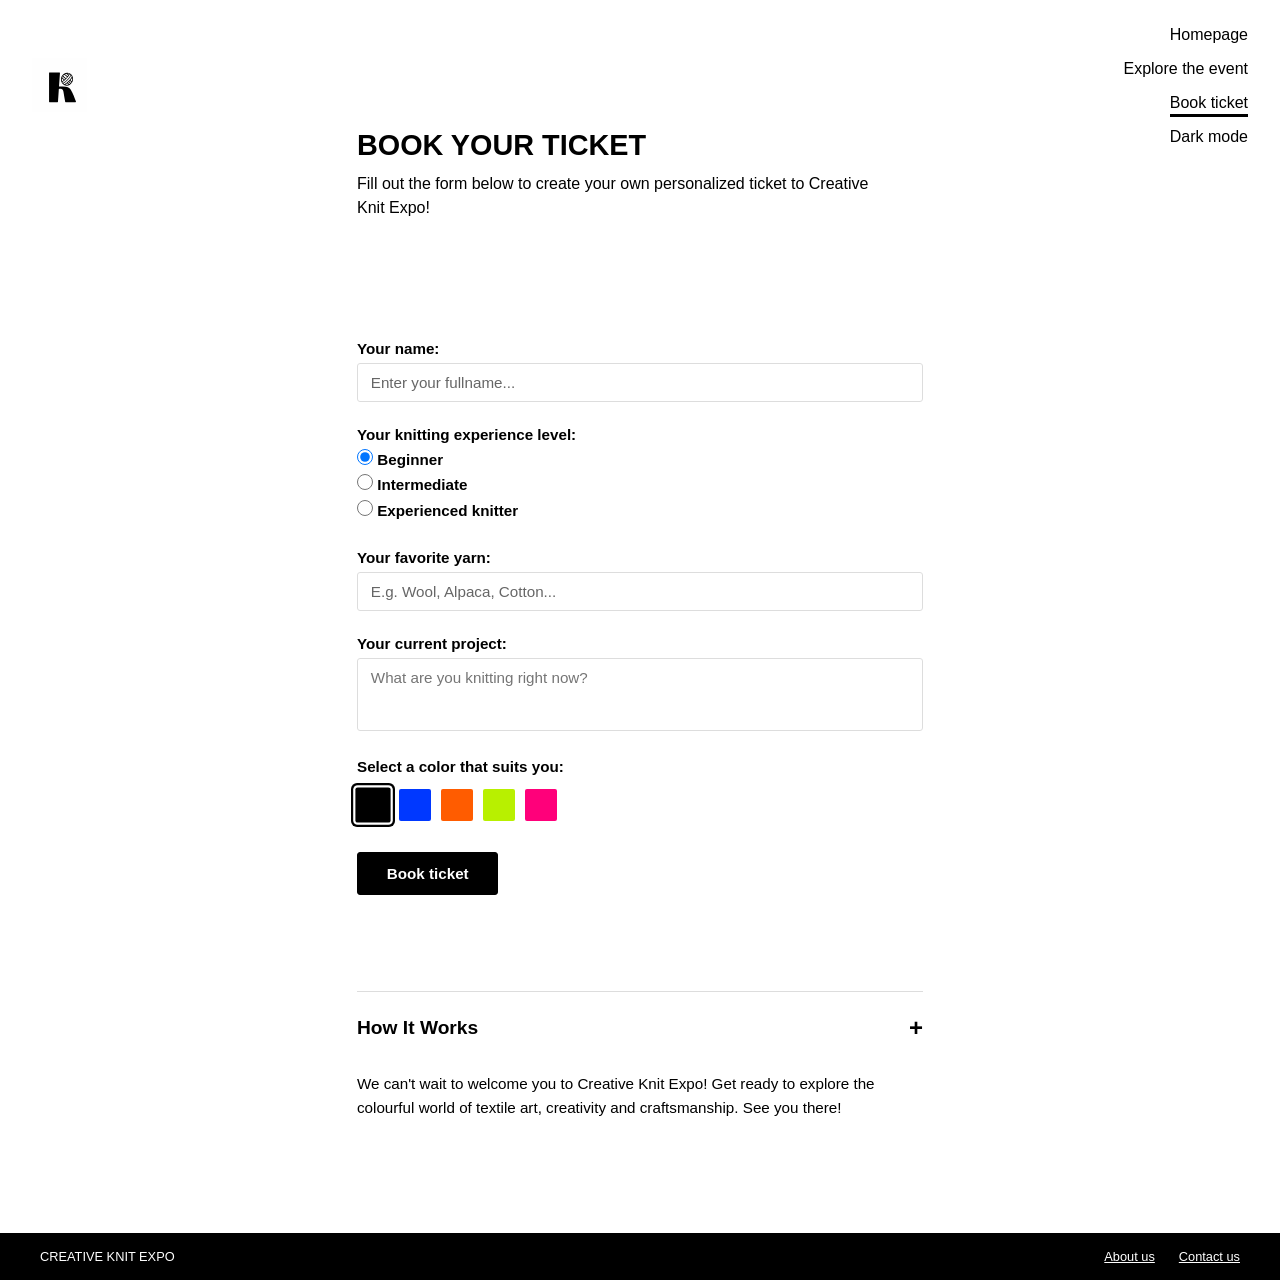
<file: form.html>
<!DOCTYPE html>
<html lang="en">

<head>
  <meta charset="UTF-8">
  <meta name="viewport" content="width=device-width, initial-scale=1.0">
  <title>Formular | Eventnavn</title>
  <link rel="stylesheet" href="./starter.css">
  <link rel="stylesheet" href="./style.css">

  <link rel="apple-touch-icon" sizes="180x180" href="images/apple-touch-icon.png">
  <link rel="icon" type="image/png" sizes="32x32" href="images/favicon-32x32.png">
  <link rel="icon" type="image/png" sizes="16x16" href="images/favicon-16x16.png">
  <link rel="manifest" href="/site.webmanifest">
</head>

<body class="form-body">
  <header class="site-header">
    <div class="header-content">
      <a class="site-logo" href="./">
        <img src="images/LOGGA.svg" alt="Creative knit expo logotyp" class="logo-img">
      </a>
      <nav class="site-nav">
        <button popovertarget="menu" aria-label="Öppna meny">
          <svg width="30" height="30" viewBox="0 0 24 24" fill="none" stroke="currentColor" stroke-width="1.5"
            stroke-linecap="round">
            <line x1="3" y1="6" x2="21" y2="6"></line>
            <line x1="3" y1="12" x2="21" y2="12"></line>
            <line x1="3" y1="18" x2="21" y2="18"></line>
          </svg>
        </button>

        <ul class="menu" id="menu" popover>
          <li><a href="./">Homepage</a></li>
          <li><a href="./svg.html">Explore the event</a></li>
          <li><a href="./form.html" aria-current="page">Book ticket</a></li>
          <li>
            <button id="theme-toggle">Dark mode</button>
          </li>
        </ul>
      </nav>
    </div>
  </header>

  <main class="form-main">
    <header class="form-intro">
      <h1 class="title-form">BOOK YOUR TICKET</h1>
      <p class="form-subtitle">Fill out the form below to create your own personalized ticket to Creative Knit Expo!
      </p>
    </header>

    <form action="./opsamling.html" method="get" class="ticket-form">

      <!-- 1. Name -->
      <div class="form-group">
        <label for="name">Your name:</label>
        <input type="text" id="name" name="name" placeholder="Enter your fullname..." required>
      </div>

      <!-- 2. Skill / Experience Level -->
      <fieldset>
        <legend>Your knitting experience level:</legend>

        <label for="beginner">
          <input type="radio" id="beginner" name="skill" value="beginner" checked>
          Beginner
        </label>

        <label for="intermediate">
          <input type="radio" id="intermediate" name="skill" value="intermediate">
          Intermediate
        </label>

        <label for="experienced">
          <input type="radio" id="experienced" name="skill" value="experienced">
          Experienced knitter
        </label>
      </fieldset>

      <!-- 3. Favorite Yarn -->
      <div class="form-group">
        <label for="favorite-yarn">Your favorite yarn:</label>
        <input type="text" id="favorite-yarn" name="favorite_yarn" placeholder="E.g. Wool, Alpaca, Cotton...">
      </div>

      <!-- 4. Current Project -->
      <div class="form-group">
        <label for="project">Your current project:</label>
        <textarea id="project" name="project" rows="3" placeholder="What are you knitting right now?"></textarea>
      </div>

      <!-- 5. Färgval -->
      <fieldset class="color-picker-group">
        <legend>Select a color that suits you:</legend>
        <div class="color-options">

          <label class="color-option black">
            <input type="radio" name="color" value="black" checked>
            <span class="swatch" title="Black"></span>
          </label>

          <label class="color-option blue">
            <input type="radio" name="color" value="blue">
            <span class="swatch" title="Blue"></span>
          </label>

          <label class="color-option orange">
            <input type="radio" name="color" value="orange">
            <span class="swatch" title="Orange"></span>
          </label>

          <label class="color-option green">
            <input type="radio" name="color" value="green">
            <span class="swatch" title="Green"></span>
          </label>

          <label class="color-option pink">
            <input type="radio" name="color" value="pink">
            <span class="swatch" title="Pink"></span>
          </label>

        </div>
      </fieldset>

      <!-- 6. Submit Button -->
      <button type="submit">Book ticket</button>

    </form>

    <section class="how-it-works-section">
      <details class="how-it-works-accordion">
        <summary>
          <h2>How It Works</h2>
        </summary>
        <ol class="steps-list">
          <li><strong>Personalize your ticket</strong> – Fill out the form with your details to create your own unique
            event
            ticket.</li>
          <li><strong>Receive your ticket</strong> – Once you have completed the form, your personal ticket will be
            ready.
          </li>
          <li><strong>Download your ticket</strong> – Save your digital ticket to your device and bring it with you to
            the
            event.</li>
          <li><strong>Check in at the entrance</strong> – When you arrive, simply give your name to our event staff.
            Make
            sure the name on your ticket matches the name you provide at the entrance.</li>
          <li><strong>Get your printed ticket</strong> – Our staff will print your personalized ticket for you. Pin it
            to
            your outfit, step inside and enjoy the exhibition!</li>
        </ol>
      </details>

      <p class="form-closing-text">
        We can't wait to welcome you to Creative Knit Expo! Get ready to explore the colourful world of textile art,
        creativity and craftsmanship. See you there!
      </p>
    </section>

  </main>

  <footer class="site-footer">
    <div class="footer-content">
      <div class="footer-event-name">
        <p>CREATIVE KNIT EXPO</p>
      </div>
      <div class="footer-links">
        <p class="About">About us</p>
        <p class="About">Contact us</p>
      </div>
    </div>
  </footer>

  <script src="./script.js"></script>
</body>

</html>
</file>
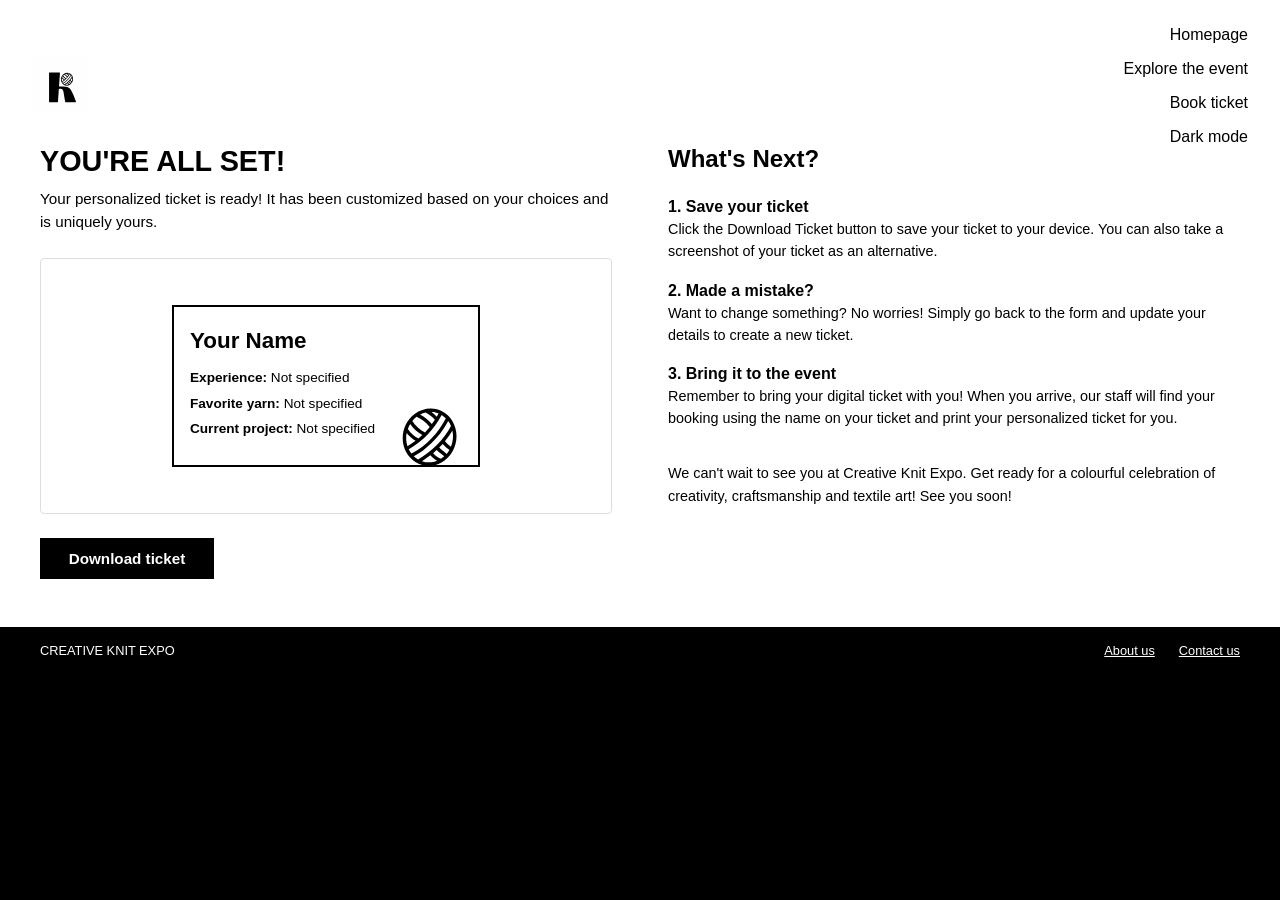
<file: opsamling.html>
<!DOCTYPE html>
<html lang="en">

<head>
  <meta charset="UTF-8">
  <meta name="viewport" content="width=device-width, initial-scale=1.0">
  <title>Opsamling | Creative knit expo</title>
  <link rel="stylesheet" href="./starter.css">
  <link rel="stylesheet" href="./style.css">

  <link rel="apple-touch-icon" sizes="180x180" href="images/apple-touch-icon.png">
  <link rel="icon" type="image/png" sizes="32x32" href="images/favicon-32x32.png">
  <link rel="icon" type="image/png" sizes="16x16" href="images/favicon-16x16.png">
  <link rel="manifest" href="/site.webmanifest">
</head>

<body class="form-body opsamling-body">
  <header class="site-header">
    <div class="header-content">
      <a class="site-logo" href="./">
        <img src="images/LOGGA.svg" alt="Creative knit expo logotyp" class="logo-img">
      </a>
      <nav class="site-nav">
        <button popovertarget="menu" aria-label="Öppna meny">
          <svg width="30" height="30" viewBox="0 0 24 24" fill="none" stroke="currentColor" stroke-width="1.5"
            stroke-linecap="round">
            <line x1="3" y1="6" x2="21" y2="6"></line>
            <line x1="3" y1="12" x2="21" y2="12"></line>
            <line x1="3" y1="18" x2="21" y2="18"></line>
          </svg>
        </button>

        <ul class="menu" id="menu" popover>
          <li><a href="./">Homepage</a></li>
          <li><a href="./svg.html">Explore the event</a></li>
          <li><a href="./form.html">Book ticket</a></li>
          <li>
            <button id="theme-toggle">Dark mode</button>
          </li>
        </ul>
      </nav>
    </div>
  </header>

  <main class="opsamling-main">
    <div class="opsamling-grid">

      <!-- VÄNSTER KOLUMN: Biljetten -->
      <div class="opsamling-ticket-col">
        <h1 class="title-form">YOU'RE ALL SET!</h1>
        <p class="opsamling-subtitle">
          Your personalized ticket is ready! It has been customized based on your choices and is uniquely yours.
        </p>

        <!-- Grå ruta som ramar in biljetten -->
        <div class="ticket-preview-box">

          <!-- Själva Biljettkortet (Klassen för färg läggs till via JS) -->
          <article class="ticket-card" id="ticketCard">
            <h2 class="ticket-name" id="ticketName">Ditt namn</h2>

            <div class="ticket-details">
              <p><strong>Experience:</strong> <span id="ticketSkill">-</span></p>
              <p><strong>Favorite yarn:</strong> <span id="ticketYarn">-</span></p>
              <p><strong>Current project:</strong> <span id="ticketProject">-</span></p>
            </div>

            <!-- Garnikonen i nedre högra hörnet -->
            <div class="ticket-yarn-icon">
              <svg id="garnnystan" xmlns="http://www.w3.org/2000/svg" viewBox="250 125 115 120">
                <defs>
                  <style>
                    .st0 {
                      fill: #ffffff;
                    }

                    .st1 {
                      fill: #ffffff;
                    }
                  </style>
                </defs>
                <g id="yarn_ball">
                  <!-- Basformen för garnnystanet (följer biljettens valda färg) -->
                  <path fill="currentColor"
                    d="M335.6,240.6c-21.3,11.6-47.2,6.6-62.8-11.5-22.1-25.6-17.1-65.4,9.9-86,24.9-19,59.3-13.2,75.5,13.9,16.9,28.3,7.5,67.2-22.5,83.6h-.1Z" />

                  <!-- Trådlinjerna inuti garnnystanet (vita) -->
                  <g>
                    <path class="st1"
                      d="M345.2,151.3c-15.3,29.7-38.9,55-68.8,70.9-2.3-2.7-3.9-5.6-5.3-8.6,28-16.2,50.6-40,65.7-68.6l8.3,6.4h0Z" />
                    <path class="st1"
                      d="M289.7,234c-3.3-1.9-5.9-3.9-8.7-6.6,7.2-3.7,13.4-7.8,19.8-12.6,20.2-15.4,37-34.8,49-57.7,2.5,2.9,4,6.3,5.7,10-15.1,28.3-38.3,50.6-65.8,66.9Z" />
                    <path class="st1"
                      d="M303.4,179.8c-10.4-5-18.9-12.8-25.3-22.7,2.4-3.2,5.2-5.8,8.6-8.5,10.4,4.6,19.1,11.5,26.3,20.3l-9.5,11h-.1Z" />
                    <path class="st1"
                      d="M290.4,191.8c-8.6-4.3-15.7-10.8-21.1-19,1-3.6,2.6-6.7,4.5-9.9,6.3,9.5,14.6,16.8,24.4,22l-7.9,6.9h.1Z" />
                    <path class="st1"
                      d="M323.2,154.6l-6,8.6c-6.6-7.8-14.4-14.2-23.4-19,3.7-2,7-3.2,10.9-4.2,7,3.7,13.3,8.2,18.5,14.6h0Z" />
                    <path class="st1"
                      d="M355.4,208.5c-4.5-3.2-8.5-6.8-12-11.2,5.6-7,10.6-13.7,14.9-21.3,2.4,11.1,1.4,21.8-2.9,32.5Z" />
                    <path class="st1"
                      d="M284.7,196.4c-5.4,4-10.5,7.5-16.3,10.9-2.8-8.6-3.4-17.6-1.6-26.3,5.1,6.5,10.8,11.5,17.9,15.4h0Z" />
                    <path class="st1" d="M327.7,236.5c-9.5,3.9-20.2,4.4-30.3.9l16.9-12c3.5,4.5,7.8,7.7,13.4,11h0Z" />
                    <path class="st1"
                      d="M346.9,222.8c-5.1-4.2-10.4-7.9-15-12.7l7-7.3c4.2,4.6,8.4,8.6,13.5,12l-5.5,8Z" />
                    <path class="st1"
                      d="M342,227.5l-6.6,5.2c-6-2.7-11.4-6-15.7-11.2l7.2-6.6c3.1,3.1,6.1,5.8,9.5,8.2l5.5,4.4h.1Z" />
                    <path class="st0" d="M330.7,142l-3.8,6.6c-3-3.6-6.4-6.5-10.4-9.5,5.1-.5,9.3.9,14.2,2.9h0Z" />
                  </g>
                </g>
              </svg>
            </div>

          </article>

        </div>

        <!-- Ladda ner-knapp -->
        <button class="download-btn" onclick="window.print()">Download ticket</button>
      </div>

      <!-- HÖGER KOLUMN: Vad händer nu? -->
      <div class="opsamling-info-col">
        <h2>What's Next?</h2>

        <ol class="next-steps-list">
          <li>
            <strong>1. Save your ticket</strong>
            <p>Click the Download Ticket button to save your ticket to your device. You can also take a screenshot of
              your
              ticket as an alternative.</p>
          </li>
          <li>
            <strong>2. Made a mistake?</strong>
            <p>Want to change something? No worries! Simply go back to the form and update your details to create a new
              ticket.</p>
          </li>
          <li>
            <strong>3. Bring it to the event</strong>
            <p>Remember to bring your digital ticket with you! When you arrive, our staff will find your booking using
              the
              name on your ticket and print your personalized ticket for you.</p>
          </li>
        </ol>

        <p class="closing-message">
          We can't wait to see you at Creative Knit Expo. Get ready for a colourful celebration of creativity,
          craftsmanship and textile art! See you soon!
        </p>
      </div>
    </div>
  </main>

  <footer class="site-footer">
    <div class="footer-content">
      <div class="footer-event-name">
        <p>CREATIVE KNIT EXPO</p>
      </div>
      <div class="footer-links">
        <p class="About">About us</p>
        <p class="About">Contact us</p>
      </div>
    </div>
  </footer>

  <script src="./script.js"></script>
</body>

</html>
</file>
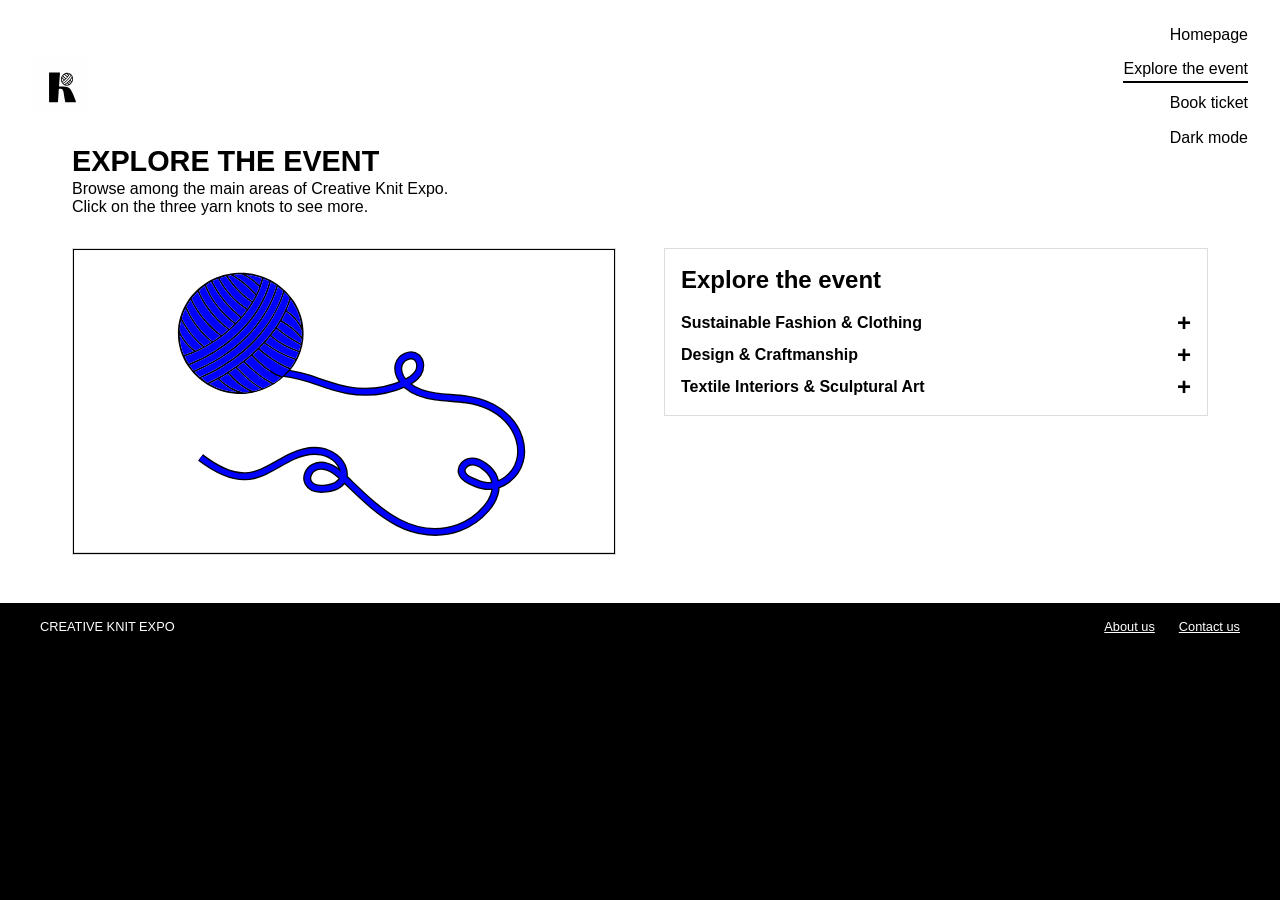
<file: svg.html>
<!DOCTYPE html>
<html lang="en">

<head>
  <meta charset="UTF-8">
  <meta name="viewport" content="width=device-width, initial-scale=1.0">
  <title>Interaktiv SVG | Creative Knit Expo</title>
  <link rel="stylesheet" href="./starter.css">
  <link rel="stylesheet" href="./style.css">

  <link rel="apple-touch-icon" sizes="180x180" href="images/apple-touch-icon.png">
  <link rel="icon" type="image/png" sizes="32x32" href="images/favicon-32x32.png">
  <link rel="icon" type="image/png" sizes="16x16" href="images/favicon-16x16.png">
  <link rel="manifest" href="/site.webmanifest">
</head>

<body class="svg-body">
  <header class="site-header svg-header">
    <div class="header-content">
      <a class="site-logo" href="./">
        <img src="images/LOGGA.svg" alt="Creative knit expo logotyp" class="logo-img">
      </a>
      <nav class="site-nav">
        <button popovertarget="menu" aria-label="Öppna meny">
          <svg width="30" height="30" viewBox="0 0 24 24" fill="none" stroke="currentColor" stroke-width="1.5"
            stroke-linecap="round">
            <line x1="3" y1="6" x2="21" y2="6"></line>
            <line x1="3" y1="12" x2="21" y2="12"></line>
            <line x1="3" y1="18" x2="21" y2="18"></line>
          </svg>
        </button>

        <ul class="menu" id="menu" popover>
          <li><a href="./">Homepage</a></li>
          <li><a href="./svg.html" aria-current="page">Explore the event</a></li>
          <li><a href="./form.html">Book ticket</a></li>
          <li>
            <button id="theme-toggle">Dark mode</button>
          </li>
        </ul>
      </nav>
    </div>
  </header>

  <main class="svg-main">
    <section class="svg-page">
      <header class="svg-intro">
        <h1>EXPLORE THE EVENT</h1>
        <h3>Browse among the main areas of Creative Knit Expo. <br>Click on the three yarn knots to see more.</h3>
      </header>

      <section class="svg-layout">

        <div class="svg-placeholder">
          <?xml version="1.0" encoding="UTF-8"?>
          <svg id="Layer_1" data-name="Layer 1" xmlns="http://www.w3.org/2000/svg"
            xmlns:xlink="http://www.w3.org/1999/xlink" viewBox="0 0 1600 900">
            <defs>
              <clipPath id="clippath">
                <ellipse cx="481.67" cy="237.22" rx="204.6" ry="192.8" style="fill: none;" />
              </clipPath>
            </defs>
            <line x1="384.87" y1="607.9" x2="371.3" y2="625.49"
              style="fill: none; stroke: #000207; stroke-miterlimit: 10; stroke-width: 3px;" />

            <g>
              <!-- Hela den stora garntråden (blå och svart) -->
              <g>
                <path
                  d="M581.71,361.52c39.92,3.09,75.42,7.78,113.82,20.46,38.25,12.63,75.95,27.77,115.77,34.84,55.97,9.94,114.85,2.86,166.87-20.05,15.57-6.86,31.2-15.7,40.27-30.1s9.22-35.62-3.75-46.64c-17.53-14.9-47.74-.13-53.25,22.21s7.44,45.66,24.99,60.53c23.27,19.73,53.92,28.57,84.14,32.69,30.23,4.12,60.92,4.06,91.09,8.63,44.82,6.79,89.15,24.68,120.76,57.17s48.58,80.93,36.72,124.68c-11.86,43.75-56.01,78.59-101.02,73.22-15.58-1.86-30.32-8.03-44.39-14.97-11.49-5.67-23.91-13.5-26.19-26.11-2.61-14.42,10.76-28.09,25.26-30.21s28.93,4.47,40.87,12.97c12.77,9.1,24.12,21.02,29.44,35.78,23.07,64.07-51.43,126.94-104.33,146.19-59.58,21.68-124.27,12.81-179.77-16.1-57.32-29.86-108.22-81.7-154.79-126.11-12.85-12.25-25.75-24.9-41.57-32.94-15.82-8.04-35.39-10.85-51.21-2.8-15.82,8.05-25.27,29.04-16.92,44.7,9.32,17.49,33.34,19.96,52.99,17.38,20.91-2.74,44.52-11.56,50.6-31.76,2.33-7.72,1.62-16.11-.58-23.87-7.95-28.05-34.93-48-63.57-53.44s-58.42,1.68-85,13.66c-46.8,21.1-89.24,57.82-140.56,59.35-47.16,1.4-95.29-27.54-131.62-55.26"
                  style="fill: none; stroke: #000207; stroke-miterlimit: 10; stroke-width: 24px;" />
                <path
                  d="M581.71,361.52c39.92,3.09,75.42,7.78,113.82,20.46,38.25,12.63,75.95,27.77,115.77,34.84,55.97,9.94,114.85,2.86,166.87-20.05,15.57-6.86,31.2-15.7,40.27-30.1s9.22-35.62-3.75-46.64c-17.53-14.9-47.74-.13-53.25,22.21s7.44,45.66,24.99,60.53c23.27,19.73,53.92,28.57,84.14,32.69,30.23,4.12,60.92,4.06,91.09,8.63,44.82,6.79,89.15,24.68,120.76,57.17s48.58,80.93,36.72,124.68c-11.86,43.75-56.01,78.59-101.02,73.22-15.58-1.86-30.32-8.03-44.39-14.97-11.49-5.67-23.91-13.5-26.19-26.11-2.61-14.42,10.76-28.09,25.26-30.21s28.93,4.47,40.87,12.97c12.77,9.1,24.12,21.02,29.44,35.78,23.07,64.07-51.43,126.94-104.33,146.19-59.58,21.68-124.27,12.81-179.77-16.1-57.32-29.86-108.22-81.7-154.79-126.11-12.85-12.25-25.75-24.9-41.57-32.94-15.82-8.04-35.39-10.85-51.21-2.8-15.82,8.05-25.27,29.04-16.92,44.7,9.32,17.49,33.34,19.96,52.99,17.38,20.91-2.74,44.52-11.56,50.6-31.76,2.33-7.72,1.62-16.11-.58-23.87-7.95-28.05-34.93-48-63.57-53.44s-58.42,1.68-85,13.66c-46.8,21.1-89.24,57.82-140.56,59.35-47.16,1.4-95.29-27.54-131.62-55.26"
                  style="fill: none; stroke: blue; stroke-miterlimit: 10; stroke-width: 16px;" />
              </g>

              <!-- OSYNLIGA KLICKZONER (HOTSPOTS) ÖVER KNUTARNA -->
              <circle id="knot-mode" class="interactive-knot" cx="973" cy="395" r="85" fill="transparent" />
              <circle id="knot-design" class="interactive-knot" cx="1245" cy="695" r="85" fill="transparent" />
              <circle id="knot-homedecor" class="interactive-knot" cx="795" cy="670" r="85" fill="transparent" />
            </g>


            <g style="clip-path: url(#clippath);">
              <g>
                <path
                  d="M947.01,462.25c13.53,16.92,17.45,38.29,11.11,58.97-5.32,17.34-17.42,31.37-34.75,37.91-1.24,22.1-16.43,35.83-35.3,46.02-49.42,26.67-104.49,16.41-147.2-18.35l-30.51-28.05-13.24-11.84c-8.02,9.54-19.75,14.73-31.95,12.24-6.92-1.41-12.2-5.15-14.37-10.82-2.41-6.34-2.03-13.61,3.14-18.36,7.21-6.61,17.19-6.75,27.07-5.64-10.2-11.02-35.29-7.64-49.3-1.96l-25.38,10.28-34.88,12.74c-21.23,5.91-42.65,1.98-59.65-11.52l6.08-14.65c13.87,8.04,29.49,10.44,45.62,8.23,25.98-3.55,50.96-23.13,89.96-25.35,22.13-1.26,42.74,6.79,49,28.12l26.7,20.14,29.47,26.03c21.85,16.85,47.94,25.57,75.59,23.97,19.75-1.14,38.52-6.45,55.08-16.95,7.8-4.94,13.48-11.46,16.36-20.42-13.57,1.16-26.98-2.52-36.56-12.15-6.69-6.72-8.04-15.98-4.25-24.44,3.93-8.75,12.16-14.49,22.32-13.97,15.04.77,27.75,11.45,33.36,26.07,7.49-4.73,12.4-11.92,14.43-20.58,4.45-19.02-1.86-38.18-16.17-51.51-23.83-22.19-53.89-25.7-84.36-29.52l-28.89-3.62c-11.27-1.41-21.06-6.96-29.41-14.8-46.52,14.44-85.69,11.13-129.7-8.26-19.29-8.46-39.69-10.59-59.56-5.47-85.79,47.29-193,21.59-247.71-59.23-38.71-57.18-39.49-132.24-1.58-190.54,33.52-51.56,89.9-83.04,151.7-85,64.65-2.05,125.78,28.68,161.75,82.31,33.79,50.38,39.48,114.73,13.67,169.79-11.36,24.22-27.63,44.65-48.09,62.22,32.18.48,55.34,16.69,88.42,21.7,21.14,3.2,42.19,2.99,63.1-2.74-2.64-13.26,2.86-26.8,14.89-31.65,7.64-3.07,15.76-1.6,21.05,3.09,6.06,5.37,7.46,13.6,4.49,21.2-2.24,5.72-6.48,9.85-11.83,13.86,8.88,4.96,18.71,7.55,29.14,8.38l37.04,2.95c33.42,2.67,63.07,14.85,84.1,41.17ZM929.31,470.61c9.27,12.13,13.25,27.98,11.7,42.94-2.29,21.91-20.03,36.05-41.53,36.27-9.54.09-18.97-4.8-20.29-15.03-.48-3.66,4.46-5.93,7.77-6.3,10.29-1.17,18.28,5.17,22.45,14.34,2.54.04,4.57-.48,7.02-1.81-2.93-5.4-5.27-10.99-9.95-15.17-9.6-8.57-23.8-12.37-33.24-2.97-4.35,4.34-6.78,10.74-4.87,17.11,5.69,18.97,41.32,25.06,63.91,8.89,29.98-21.44,31.51-64.64,5.36-89.73-25.37-24.33-46.11-30.66-80.55-33.67l-36.5-3.19c-19.15-1.68-43.59-13.05-37.45-31.84,1.08-3.33,2.8-5.45,4.88-6.52,2.74-1.41,6.65-1.89,8.57.64,6.54,8.63-8.23,15.43-7.6,17.47.41,1.3,1.59,2.89,2.7,3.56,2.41,1.45,19.78-11.67,11.18-25.23-2.84-4.47-8.57-5.86-13.46-5.4-4.39.41-8.4,2.81-11.74,6.92-8.37,10.28-6.22,25.6,3.87,34.54,8.81,7.82,19.56,12.38,31.44,13.59l38,3.88c27.32,2.79,61.46,14.63,78.33,36.71ZM918.38,561.16c-2.84-.03-5.16.65-7.64,1.92-3.32,17.02-20.73,27.71-37.04,33.87-25.98,9.82-53.71,11.34-80.42,3.18-19.23-5.88-35.2-17.12-50.22-30.13l-31.4-27.19c-10.4-9.02-34.48-17.54-48.91-12.45-5.91,2.08-8.98,6.55-8.39,12.36.49,4.93,3.51,8.99,9.13,10.85,10.37,3.41,22.01-.51,28.85-8.81-2.55-2.66-5.49-4.17-8.71-4.14-3.71,5.55-10.18,8.06-16.41,5.67-2.82-1.08-3.62-4.71-2.85-7.35,2.1-7.17,18.65-7.51,32.41,2,22.96,15.86,37.89,40.56,73.36,59.39,9.28,4.93,18.85,8.13,28.87,11,27.31,7.8,54.92,4.64,80.82-7.51,18.79-8.81,35.71-22.11,38.55-42.66ZM884.09,534.44c1.59,8.62,10.09,11.68,20.4,9.87-3.34-7.73-11.49-13.96-20.4-9.87ZM787.59,395.85c5.47-3.83,7.17-8.7,4.68-8.23-2.79.52-5.45,4.42-4.68,8.23ZM772.84,414.56c-1-2.51-1.62-4.21-3.65-6.56-30.45,8.27-64.36,5.52-93.63-4.04l-35.42-11.58c-10.08-3.29-20.41-3.65-31-2.61l-9.45,7.77c17.42-1.58,33.73,1.61,49.85,8.6,43.36,18.83,77.44,21.12,123.3,8.42ZM687.14,525.36l9.21,3.18c-2.56-7.95-8.67-13.56-16.31-17.04-24.4-11.12-59.48.46-84.47,11.43-24.31,10.67-50.45,14.84-74.84,3.27-1.62,1.48-2.96,4.01-2.6,5.93,15.65,11.5,35.33,13.77,53.87,8.12,15.53-4.73,29.61-10.73,44.86-17.5,22.15-9.83,58.84-18.64,70.28,2.61ZM678.57,538.5c-3.35-.02-6.98-.36-9.99,2.82,3.75,2.02,7.67.69,9.99-2.82ZM675.26,258.66l.17-16.79c-9.5-22.64-25.03-42.3-46.47-55.8l-12.68,24.51c22.72,12.83,42.35,28.62,58.98,48.08ZM672.8,278.6c1.33-5.52,1.83-8.43,1.67-12.62-11.79-15.19-25.29-28.82-41.56-38.97l-19.42-12.12-10.55,16.67c15.56,13.65,32.02,24.96,49.7,35.28l20.16,11.76ZM667.49,300.25c1.97-5.67,3.6-10.61,4-16.59-25.19-13.95-48.75-29.1-71.44-47.63l-14.12,18.83c23.94,20.67,51.45,35.72,81.56,45.39ZM658,323.12l7.93-18.36c-30.89-9.52-58.68-25.2-83.2-46.17l-14.48,17.06c27.14,20.75,56.97,36.23,89.75,47.47ZM673.27,225.19c-3.09-28.25-14.63-52.5-30.25-75.25l-12.14,31.61c18.42,10.52,31.14,26.29,42.39,43.64ZM640.97,350.7c6.24-7.67,10.41-14.98,14.93-23.16-33.57-11.07-63.48-27.71-91.79-48.35l-13.31,14.47,21.42,17.1c20.84,16.63,43.75,29.72,68.75,39.94ZM638.64,145.43c.44-1.53-8.7-12.14-14.5-16.81-16.83,51.92-44.78,98.39-81.58,138.38-43.93,47.75-103.25,88.11-163.65,114.09l18.41,13.89c59.08-27.19,117.89-70.26,162.04-117.48,22.39-23.96,41.63-49.24,56.92-78.16,9.27-17.54,16.97-34.89,22.36-53.91ZM617.95,376.38l19.83-21.69c-20.29-8.48-38.31-18.52-55.69-30.86-12.34-8.17-23.38-16.53-34.63-26.7l-16.41,15.38,23.12,22.53c19.15,17.05,39.64,31.65,63.78,41.34ZM619.94,124l-15.15-12.47c-36.08,119.22-131.68,204.55-244.81,251.4l14.41,14.59c95.36-40.92,183.85-112.64,228.05-207.62,7.13-15.32,13.2-29.9,17.5-45.9ZM591.08,395.9c8.46-4.79,14.97-9.83,22.18-16.09-33.32-14.24-61.34-37.94-86.1-64.16l-19.38,16.57c16.93,17.22,34.27,31.59,52.77,45.54l30.53,18.14ZM600.36,108.1l-16.26-10.31c-13.69,50.63-41.04,96.29-75.98,134.68-43.4,47.68-103.22,87.43-164,110.55,4.05,6,7.03,11.19,12.8,15.78,113-46.6,208.73-131.9,243.44-250.7ZM586.37,398.77l-21.8-12.64c-22.27-14.72-41.89-32.34-61.19-50.83l-18.41,13.69,26.7,26.42c14.45,14.3,30.81,25.47,48.66,35.65,9.4-3.16,17.23-7.15,26.04-12.29ZM579.46,95.42l-17.4-7.66c-10.29,46.12-40.48,93.11-72.04,126.54-43.83,46.44-99.94,83.09-160.24,103.24l11.6,21.48c109.14-43.02,206.9-128.41,238.08-243.6ZM550.92,107.14l6.32-21.27c-15.1-5.66-30.46-8.88-46.44-10.08,10.78,7.57,21.2,12.77,29.99,21.39,3.92,2.9,7.01,5.99,10.13,9.96ZM541.03,132.11c3.05-6.5,6.27-12.61,8.34-20.43-5.84-4.26-9.84-8.51-14.28-13.03-11.59-9.44-23.98-16.78-37.62-23.21-7.78.01-15.03-.54-23.34,1.21,16.52,10.8,32.66,21.41,46.63,35.3l20.27,20.16ZM529.6,153.35l8.93-16.58-25.62-25.31c-15.38-12.48-30.49-24.19-47.7-33.76l-8.21,1.83c20.73,30.16,42.61,53.85,72.6,73.82ZM531.25,418.9c7.68.26,15.51-3.29,23.3-5.6-17.05-10.05-31.92-21.28-46.38-34.43l-27.43-26.78-19.73,13.55,22.97,22.8c14.35,12.32,29.33,23.59,47.27,30.46ZM515.29,175.53l11.65-18.16c-31.89-20.75-54.85-46.83-75.69-77.17l-18.27,5.86c19.44,37.26,47.24,66.67,82.31,89.47ZM501.9,422.76c6.59.05,12.64.4,19.59-2.22-24.99-13.44-46.13-31.01-64.58-52.39l-24.36,14.64c20.03,18.92,43.19,32.87,69.35,39.97ZM496.97,198.92c5.43-6.31,10.49-12.68,15.27-19.64-12.23-7.92-23.35-16.07-33.76-26.13-20.63-18.99-37.64-40.53-50.37-65.49l-15.65,6.89c1.6,6.34,5.4,11.18,8.53,16.76,18.14,32.31,46.37,64.49,75.98,87.61ZM479.72,217.54l14.13-14.58c-36.39-28.7-65.66-65.1-86.4-105.59-5.42,3.39-9.76,5.23-14.29,9.52,18.11,44.91,48.27,81.46,86.56,110.65ZM461.73,235.07l14.27-13.7c-39.15-30.62-68.79-66.98-87.3-112.13l-16.31,13.29c5.59,15.82,13.33,29.32,22.53,43.12,17.99,26.98,40.27,50.43,66.81,69.42ZM438.66,253.9l19.36-15.85c-38.8-27.34-72-68.22-89.94-112.07l-17.6,19.94c10.9,24.54,25.51,46.69,43.46,66.66l28.27,28.22,16.45,13.1ZM484.27,422.63c-20.94-9.18-40.02-21.42-56.61-37.5l-24.89,12.76c25.01,15.17,52.4,23.24,81.5,24.74ZM412.25,272.38l22.04-15.86c-22.18-16.62-40.1-34.51-56.16-55.26-12.58-15.51-22.01-31.97-31.07-50.37l-12.14,18.85c16.93,40.41,43.71,75.13,77.33,102.64ZM387.71,286.87l19.99-12.15c-33.17-26.63-58.26-60.15-75.77-99.09-4.32,9.31-8.08,18.33-10.69,28.56,10.3,19.11,21.57,36.68,35.32,53.06l9.69,10.31c6.63,7.05,13.83,13.06,21.46,19.31ZM361.61,299.38l21.38-10.36c-5.58-4-8.97-6.84-12.91-10.76-20.75-19.3-36.7-41.66-50.79-67.06-1.68,9.91-5.09,20.45-3.82,30.6,9.71,23.35,25.86,42.85,46.14,57.58ZM327.76,312.92l28.29-11.22c-9.36-7.25-16.32-13.34-22.42-21.42-7.21-7.68-11.83-16.59-18.28-25.64-.2,20.84,4.72,39.59,12.41,58.28Z"
                  style="fill: #000207;" />
                <path
                  d="M941.01,513.55c1.55-14.96-2.43-30.81-11.7-42.94-16.87-22.08-51.01-33.92-78.33-36.71l-38-3.88c-11.88-1.21-22.63-5.77-31.44-13.59-10.09-8.94-12.24-24.26-3.87-34.54,3.34-4.11,7.35-6.51,11.74-6.92,4.89-.46,10.62.93,13.46,5.4,8.6,13.56-8.77,26.68-11.18,25.23-1.11-.67-2.29-2.26-2.7-3.56-.63-2.04,14.14-8.84,7.6-17.47-1.92-2.53-5.83-2.05-8.57-.64-2.08,1.07-3.8,3.19-4.88,6.52-6.14,18.79,18.3,30.16,37.45,31.84l36.5,3.19c34.44,3.01,55.18,9.34,80.55,33.67,26.15,25.09,24.62,68.29-5.36,89.73-22.59,16.17-58.22,10.08-63.91-8.89-1.91-6.37.52-12.77,4.87-17.11,9.44-9.4,23.64-5.6,33.24,2.97,4.68,4.18,7.02,9.77,9.95,15.17-2.45,1.33-4.48,1.85-7.02,1.81-4.17-9.17-12.16-15.51-22.45-14.34-3.31.37-8.25,2.64-7.77,6.3,1.32,10.23,10.75,15.12,20.29,15.03,21.5-.22,39.24-14.36,41.53-36.27Z"
                  style="fill: blue;" />
                <path
                  d="M910.74,563.08c2.48-1.27,4.8-1.95,7.64-1.92-2.84,20.55-19.76,33.85-38.55,42.66-25.9,12.15-53.51,15.31-80.82,7.51-10.02-2.87-19.59-6.07-28.87-11-35.47-18.83-50.4-43.53-73.36-59.39-13.76-9.51-30.31-9.17-32.41-2-.77,2.64.03,6.27,2.85,7.35,6.23,2.39,12.7-.12,16.41-5.67,3.22-.03,6.16,1.48,8.71,4.14-6.84,8.3-18.48,12.22-28.85,8.81-5.62-1.86-8.64-5.92-9.13-10.85-.59-5.81,2.48-10.28,8.39-12.36,14.43-5.09,38.51,3.43,48.91,12.45l31.4,27.19c15.02,13.01,30.99,24.25,50.22,30.13,26.71,8.16,54.44,6.64,80.42-3.18,16.31-6.16,33.72-16.85,37.04-33.87Z"
                  style="fill: blue;" />
                <path
                  d="M769.19,408c2.03,2.35,2.65,4.05,3.65,6.56-45.86,12.7-79.94,10.41-123.3-8.42-16.12-6.99-32.43-10.18-49.85-8.6l9.45-7.77c10.59-1.04,20.92-.68,31,2.61l35.42,11.58c29.27,9.56,63.18,12.31,93.63,4.04Z"
                  style="fill: blue;" />
                <path
                  d="M696.35,528.54l-9.21-3.18c-11.44-21.25-48.13-12.44-70.28-2.61-15.25,6.77-29.33,12.77-44.86,17.5-18.54,5.65-38.22,3.38-53.87-8.12-.36-1.92.98-4.45,2.6-5.93,24.39,11.57,50.53,7.4,74.84-3.27,24.99-10.97,60.07-22.55,84.47-11.43,7.64,3.48,13.75,9.09,16.31,17.04Z"
                  style="fill: blue;" />
                <path
                  d="M675.43,241.87l-.17,16.79c-16.63-19.46-36.26-35.25-58.98-48.08l12.68-24.51c21.44,13.5,36.97,33.16,46.47,55.8Z"
                  style="fill: blue;" />
                <path
                  d="M674.47,265.98c.16,4.19-.34,7.1-1.67,12.62l-20.16-11.76c-17.68-10.32-34.14-21.63-49.7-35.28l10.55-16.67,19.42,12.12c16.27,10.15,29.77,23.78,41.56,38.97Z"
                  style="fill: blue;" />
                <path
                  d="M671.49,283.66c-.4,5.98-2.03,10.92-4,16.59-30.11-9.67-57.62-24.72-81.56-45.39l14.12-18.83c22.69,18.53,46.25,33.68,71.44,47.63Z"
                  style="fill: blue;" />
                <path
                  d="M665.93,304.76l-7.93,18.36c-32.78-11.24-62.61-26.72-89.75-47.47l14.48-17.06c24.52,20.97,52.31,36.65,83.2,46.17Z"
                  style="fill: blue;" />
                <path
                  d="M643.02,149.94c15.62,22.75,27.16,47,30.25,75.25-11.25-17.35-23.97-33.12-42.39-43.64l12.14-31.61Z"
                  style="fill: blue;" />
                <path
                  d="M655.9,327.54c-4.52,8.18-8.69,15.49-14.93,23.16-25-10.22-47.91-23.31-68.75-39.94l-21.42-17.1,13.31-14.47c28.31,20.64,58.22,37.28,91.79,48.35Z"
                  style="fill: blue;" />
                <path
                  d="M624.14,128.62c5.8,4.67,14.94,15.28,14.5,16.81-5.39,19.02-13.09,36.37-22.36,53.91-15.29,28.92-34.53,54.2-56.92,78.16-44.15,47.22-102.96,90.29-162.04,117.48l-18.41-13.89c60.4-25.98,119.72-66.34,163.65-114.09,36.8-39.99,64.75-86.46,81.58-138.38Z"
                  style="fill: blue;" />
                <path
                  d="M637.78,354.69l-19.83,21.69c-24.14-9.69-44.63-24.29-63.78-41.34l-23.12-22.53,16.41-15.38c11.25,10.17,22.29,18.53,34.63,26.7,17.38,12.34,35.4,22.38,55.69,30.86Z"
                  style="fill: blue;" />
                <path
                  d="M604.79,111.53l15.15,12.47c-4.3,16-10.37,30.58-17.5,45.9-44.2,94.98-132.69,166.7-228.05,207.62l-14.41-14.59c113.13-46.85,208.73-132.18,244.81-251.4Z"
                  style="fill: blue;" />
                <path
                  d="M613.26,379.81c-7.21,6.26-13.72,11.3-22.18,16.09l-30.53-18.14c-18.5-13.95-35.84-28.32-52.77-45.54l19.38-16.57c24.76,26.22,52.78,49.92,86.1,64.16Z"
                  style="fill: blue;" />
                <path
                  d="M584.1,97.79l16.26,10.31c-34.71,118.8-130.44,204.1-243.44,250.7-5.77-4.59-8.75-9.78-12.8-15.78,60.78-23.12,120.6-62.87,164-110.55,34.94-38.39,62.29-84.05,75.98-134.68Z"
                  style="fill: blue;" />
                <path
                  d="M564.57,386.13l21.8,12.64c-8.81,5.14-16.64,9.13-26.04,12.29-17.85-10.18-34.21-21.35-48.66-35.65l-26.7-26.42,18.41-13.69c19.3,18.49,38.92,36.11,61.19,50.83Z"
                  style="fill: blue;" />
                <path
                  d="M562.06,87.76l17.4,7.66c-31.18,115.19-128.94,200.58-238.08,243.6l-11.6-21.48c60.3-20.15,116.41-56.8,160.24-103.24,31.56-33.43,61.75-80.42,72.04-126.54Z"
                  style="fill: blue;" />
                <path
                  d="M557.24,85.87l-6.32,21.27c-3.12-3.97-6.21-7.06-10.13-9.96-8.79-8.62-19.21-13.82-29.99-21.39,15.98,1.2,31.34,4.42,46.44,10.08Z"
                  style="fill: blue;" />
                <path
                  d="M549.37,111.68c-2.07,7.82-5.29,13.93-8.34,20.43l-20.27-20.16c-13.97-13.89-30.11-24.5-46.63-35.3,8.31-1.75,15.56-1.2,23.34-1.21,13.64,6.43,26.03,13.77,37.62,23.21,4.44,4.52,8.44,8.77,14.28,13.03Z"
                  style="fill: blue;" />
                <path
                  d="M538.53,136.77l-8.93,16.58c-29.99-19.97-51.87-43.66-72.6-73.82l8.21-1.83c17.21,9.57,32.32,21.28,47.7,33.76l25.62,25.31Z"
                  style="fill: blue;" />
                <path
                  d="M554.55,413.3c-7.79,2.31-15.62,5.86-23.3,5.6-17.94-6.87-32.92-18.14-47.27-30.46l-22.97-22.8,19.73-13.55,27.43,26.78c14.46,13.15,29.33,24.38,46.38,34.43Z"
                  style="fill: blue;" />
                <path
                  d="M526.94,157.37l-11.65,18.16c-35.07-22.8-62.87-52.21-82.31-89.47l18.27-5.86c20.84,30.34,43.8,56.42,75.69,77.17Z"
                  style="fill: blue;" />
                <path
                  d="M521.49,420.54c-6.95,2.62-13,2.27-19.59,2.22-26.16-7.1-49.32-21.05-69.35-39.97l24.36-14.64c18.45,21.38,39.59,38.95,64.58,52.39Z"
                  style="fill: blue;" />
                <path
                  d="M512.24,179.28c-4.78,6.96-9.84,13.33-15.27,19.64-29.61-23.12-57.84-55.3-75.98-87.61-3.13-5.58-6.93-10.42-8.53-16.76l15.65-6.89c12.73,24.96,29.74,46.5,50.37,65.49,10.41,10.06,21.53,18.21,33.76,26.13Z"
                  style="fill: blue;" />
                <path
                  d="M493.85,202.96l-14.13,14.58c-38.29-29.19-68.45-65.74-86.56-110.65,4.53-4.29,8.87-6.13,14.29-9.52,20.74,40.49,50.01,76.89,86.4,105.59Z"
                  style="fill: blue;" />
                <path
                  d="M476,221.37l-14.27,13.7c-26.54-18.99-48.82-42.44-66.81-69.42-9.2-13.8-16.94-27.3-22.53-43.12l16.31-13.29c18.51,45.15,48.15,81.51,87.3,112.13Z"
                  style="fill: blue;" />
                <path
                  d="M458.02,238.05l-19.36,15.85-16.45-13.1-28.27-28.22c-17.95-19.97-32.56-42.12-43.46-66.66l17.6-19.94c17.94,43.85,51.14,84.73,89.94,112.07Z"
                  style="fill: blue;" />
                <path d="M427.66,385.13c16.59,16.08,35.67,28.32,56.61,37.5-29.1-1.5-56.49-9.57-81.5-24.74l24.89-12.76Z"
                  style="fill: blue;" />
                <path
                  d="M434.29,256.52l-22.04,15.86c-33.62-27.51-60.4-62.23-77.33-102.64l12.14-18.85c9.06,18.4,18.49,34.86,31.07,50.37,16.06,20.75,33.98,38.64,56.16,55.26Z"
                  style="fill: blue;" />
                <path
                  d="M407.7,274.72l-19.99,12.15c-7.63-6.25-14.83-12.26-21.46-19.31l-9.69-10.31c-13.75-16.38-25.02-33.95-35.32-53.06,2.61-10.23,6.37-19.25,10.69-28.56,17.51,38.94,42.6,72.46,75.77,99.09Z"
                  style="fill: blue;" />
                <path
                  d="M382.99,289.02l-21.38,10.36c-20.28-14.73-36.43-34.23-46.14-57.58-1.27-10.15,2.14-20.69,3.82-30.6,14.09,25.4,30.04,47.76,50.79,67.06,3.94,3.92,7.33,6.76,12.91,10.76Z"
                  style="fill: blue;" />
                <path
                  d="M356.05,301.7l-28.29,11.22c-7.69-18.69-12.61-37.44-12.41-58.28,6.45,9.05,11.07,17.96,18.28,25.64,6.1,8.08,13.06,14.17,22.42,21.42Z"
                  style="fill: blue;" />
              </g>
            </g>
            <rect width="1600" height="900"
              style="fill: none; stroke: #000; stroke-miterlimit: 10; stroke-width: 6px;" />
          </svg>

        </div>

        <article class="panel">
          <h2>Explore the event</h2>
          <div class="accordion">

            <!-- mode-->
            <details id="details-mode" name="event-accordion">
              <summary>Sustainable Fashion & Clothing</summary>
              <p>Creative Knit Expo explores how fashion can become more sustainable through recycled materials,
                upcycling and thoughtful
                design. The exhibition showcases how knitwear and textile techniques can transform discarded materials
                into unique
                garments, encouraging a more conscious approach to fashion.</p>
            </details>

            <details id="details-design" name="event-accordion">
              <summary>Design & Craftmanship</summary>
              <p>Behind every artwork is a creative process shaped by experimentation, patience and craftsmanship. From
                choosing
                materials and exploring colours to knitting, stitching and shaping, each piece reflects the time, skill
                and imagination
                behind handmade textile art.</p>
            </details>

            <details id="details-homedecor" name="event-accordion">
              <summary>Textile Interiors & Sculptural Art</summary>
              <p>Textiles are not only made to be worn but can also transform interior spaces. Creative Knit Expo
                presents handmade rugs,
                decorative pieces and sculptural installations that explore texture, colour and form, blurring the
                boundaries between
                craft, design and contemporary art.</p>
            </details>
          </div>
        </article>
      </section>
    </section>
  </main>

  <footer class="site-footer">
    <div class="footer-content">
      <div class="footer-event-name">
        <p>CREATIVE KNIT EXPO</p>
      </div>
      <div class="footer-links">
        <p class="About">About us</p>
        <p class="About">Contact us</p>
      </div>
    </div>
  </footer>

  <script src="./script.js"></script>
</body>

</html>
</file>
<file: starter.css>
*,
::before,
::after {
  box-sizing: border-box;
  margin: 0;
  padding: 0;
}

html {
  interpolate-size: allow-keywords;
  -webkit-font-smoothing: antialiased;
}

h1,
h2 {
  line-height: 1.25;
}

p,
li {
  text-wrap: pretty;
}

img,
svg {
  display: block;
  width: 100%;
  height: auto;
}

label {
  display: block;
}

input,
button,
textarea,
select {
  font: inherit;
  color: inherit;
  background-color: transparent;
  font-size: max(1em, 16px);
  padding: 0;
  margin: 0;
}

input:where([type="checkbox"], [type="radio"]) {
  width: 1em;
  height: 1em;
}

textarea {
  resize: none;
  min-height: 4lh;
}

legend {
  padding: 0;
}

select,
::picker(select) {
  appearance: base-select;
}

[popover] {
  margin: revert;
}

dialog {
  overscroll-behavior: none;

  &::backdrop {
    overflow: hidden;
    overscroll-behavior: contain;
  }
}

.visually-hidden {
  position: absolute;
  width: 1px;
  height: 1px;
  overflow: hidden;
  white-space: nowrap;
  clip-path: inset(100%);
}
</file>
<file: style.css>
/* --------------------------------------------------------------------------
   1. VIEW TRANSITIONS
   -------------------------------------------------------------------------- */
@view-transition {
  navigation: auto;
}

#Layer_1 {
  view-transition-name: yarn-animation;
}

/* --------------------------------------------------------------------------
   2. FÄRGVARIABLER & DARK MODE (TEMAN)
   -------------------------------------------------------------------------- */
html {
  color-scheme: light dark;

  --color-page: light-dark(#ffffff, #121212);
  --color-surface: light-dark(#ffffff, #1e1e1e);
  --color-text: light-dark(#000000, #f0f0f0);
  --color-muted: light-dark(#666666, #aaaaaa);
  --color-border: light-dark(#dddddd, #333333);

  --space-05: 0.5rem;
  --space-1: 1rem;
  --space-2: 2rem;
  --space-3: 3rem;
  --font-main: "Google Sans Flex", sans-serif;

  background: var(--color-page);
  color: var(--color-text);
}

html.dark {
  color-scheme: dark;
}

/* --------------------------------------------------------------------------
   3. GLOBALT & LAYOUT
   -------------------------------------------------------------------------- */
body {
  margin: 0;
  min-height: 100svh;
  display: grid;
  grid-template-rows: auto 1fr auto;
  grid-template-columns: minmax(1rlh, 1fr) minmax(0, 75rem) minmax(1rlh, 1fr);
  font-family: var(--font-main);
  background-color: var(--color-page);
  color: var(--color-text);
}

h1,
h2,
h3,
h4,
p {
  margin: 0;
}

main {
  display: grid;
  grid-template-columns: inherit;
  grid-column: 1 / -1;
  align-content: start;
}

main > * {
  grid-column: 2;
  padding-block: var(--space-3);
}

/* --------------------------------------------------------------------------
   4. HEADER, LOGGA & NAVIGATION
   -------------------------------------------------------------------------- */
.site-header {
  position: absolute;
  top: 0;
  left: 0;
  width: 100%;
  z-index: 10;
  background: transparent;
  border: none;
  padding-top: 1.2rem;
  padding-bottom: 1.2rem;
  box-sizing: border-box;
  grid-column: 1 / -1;
  display: grid;
  grid-template-columns: inherit;
}

.header-content {
  grid-column: 2;
  display: flex;
  justify-content: space-between;
  align-items: center;
  gap: var(--space-1);
}

@media (min-width: 768px) {
  .header-content {
    grid-column: 1 / -1;
    padding-inline: 2rem;
  }
}

/* Identisk storlek och placering på loggan överallt */
.logo-img {
  height: 3.5rem !important;
  width: auto !important;
  display: block;
}

.site-logo {
  color: inherit;
  font-weight: 700;
  text-decoration: none;
}

.header-content nav,
.site-nav {
  display: flex;
  flex-direction: column;
  align-items: flex-end;
  gap: 0.5rem;
}

/* Hamburgarknapp i mobilen */
.site-nav > button:not(#theme-toggle) {
  padding: 0.2rem 0.4rem;
  background: transparent;
  color: #ffffff;
  font-size: 2.4rem;
  cursor: pointer;
  border: none;
}

.form-body .site-nav > button:not(#theme-toggle),
.opsamling-body .site-nav > button:not(#theme-toggle),
.svg-body .site-nav > button:not(#theme-toggle) {
  color: var(--color-text) !important;
}

.site-nav > button:not(#theme-toggle) svg {
  width: 3rem;
  height: 2.4rem;
  display: block;
}

@media (width > 600px) {
  .site-nav > button:not(#theme-toggle) {
    display: none;
  }
}

/* Datorskärmsmeny */
.menu {
  margin: 0;
  padding: var(--space-1);
  list-style: none;
}

@media (width > 600px) {
  .menu {
    display: flex;
    flex-direction: column;
    align-items: flex-end;
    gap: 0.3rem;
    padding: 0;
    border: none;
    background: none;
    position: static;
  }
}

/* Menylänkar på Startsidan (vit text) */
.menu a {
  display: block;
  padding: 0.4rem 0;
  color: #ffffff;
  text-decoration: none;
  border-bottom: 2px solid transparent;
  padding-bottom: 0.2rem;
  transition: border-color 0.2s ease;
}

/* Understreck för aktiv och hovrad länk */
.menu a[aria-current="page"],
.menu a:hover {
  border-bottom-color: currentColor !important;
  text-decoration: none;
}

/* Textfärg för menylänkar på ljusa undersidor */
.svg-body .menu a,
.form-body .menu a,
.opsamling-body .menu a {
  color: var(--color-text);
}

/* Dark mode-knapp inuti menyn på Startsidan (Samma vita färg som övriga länkar) */
#theme-toggle {
  display: inline-block !important;
  background: transparent;
  border: none;
  margin: 0;
  padding: 0.4rem 0;
  font-family: inherit;
  font-size: inherit;
  font-weight: inherit;
  text-transform: inherit;
  color: #ffffff !important;
  cursor: pointer;
  transition: opacity 0.2s ease;
}

.svg-body #theme-toggle,
.form-body #theme-toggle,
.opsamling-body #theme-toggle {
  color: var(--color-text) !important;
}

#theme-toggle:hover {
  opacity: 0.7;
}

/* Mobil Popover-meny - Placerad högst upp till höger */
[popover] {
  margin: 0;
  padding: 0;
  border: none;
  background: transparent;
}

.menu:popover-open {
  position: fixed !important;
  top: 4.5rem !important;
  right: 1rem !important;
  left: auto !important;
  bottom: auto !important;
  margin: 0 !important;
  z-index: 1000;
  background-color: var(--color-surface);
  color: var(--color-text);
  padding: 1.5rem;
  border: 1px solid var(--color-border);
  border-radius: 3px;
  box-shadow: 0 10px 30px rgba(0, 0, 0, 0.3);
  display: flex;
  flex-direction: column;
  align-items: flex-end;
  gap: 0.8rem;
  min-width: 200px;
}

.menu:popover-open a {
  color: var(--color-text) !important;
  font-size: 1.1rem;
}

.menu:popover-open #theme-toggle {
  color: var(--color-text) !important;
}

/* --------------------------------------------------------------------------
   5. HERO-SEKTION (STARTSIDAN)
   -------------------------------------------------------------------------- */
.hero {
  grid-column: 1 / -1;
  padding-block: 0;
}

.hero_container {
  position: relative;
  height: 85vh;
  width: 100%;
  overflow: hidden;
}

.hero-img {
  width: 100%;
  height: 100%;
  object-fit: cover;
  display: block;
}

.hero_content {
  position: absolute;
  top: 0;
  left: 0;
  width: 100%;
  height: 100%;
  background-color: rgba(0, 0, 0, 0.25);
  color: #ffffff;
  padding: 1.5rem;
  box-sizing: border-box;
  display: flex;
  flex-direction: column;
  justify-content: space-between;
}

.hero_center {
  text-align: center;
  margin-top: auto;
  margin-bottom: auto;
}

.hero_center h1 {
  font-size: 4rem;
  font-weight: 400;
  line-height: 1.05;
  margin: 0;
  letter-spacing: 2px;
  text-transform: uppercase;
  color: #ffffff;
}

@media (min-width: 768px) {
  .hero_center h1 {
    font-size: 5rem !important;
    line-height: 1.1;
  }
}

.event_meta {
  font-size: 0.85rem;
  text-align: center;
  margin-top: 0.8rem;
  letter-spacing: 1px;
}

.hero_bottom {
  display: grid;
  grid-template-columns: 1fr auto 1fr;
  align-items: end;
  width: 100%;
}

.scroll_arrow {
  grid-column: 2;
  font-size: 1.8rem;
  text-align: center;
}

.hero_links {
  grid-column: 3;
  display: flex;
  flex-direction: column;
  align-items: flex-end;
  gap: 0.2rem;
}

.hero_links a {
  color: #ffffff;
  font-size: 0.85rem;
  text-decoration: underline;
}

/* --------------------------------------------------------------------------
   6. ARTIST-SEKTION & POPOVER (Elliot Vance)
   -------------------------------------------------------------------------- */
.artist_section {
  display: grid;
  grid-template-columns: 1fr;
  gap: 2rem;
  padding: 3rem 1rem;
  align-items: center;
}

.artist_image img {
  width: 100%;
  height: auto;
  display: block;
}

.artist_content {
  align-self: start !important;
}

.artist_content h2 {
  font-size: 1.5rem;
  margin-bottom: 0.5rem;
  text-transform: uppercase;
}

.artist_content h3 {
  font-size: 1.1rem;
  margin-bottom: 1rem;
}

.artist_content p {
  line-height: 1.6;
  margin-bottom: 1.5rem;
}

.btn-read-more {
  background: none;
  border: none;
  font-weight: bold;
  font-size: 1rem;
  cursor: pointer;
  padding: 0;
  text-decoration: underline;
  color: inherit;
}

@media (min-width: 768px) {
  .artist_section {
    display: grid;
    grid-template-columns: 1fr 1fr;
    gap: 3rem;
    align-items: center;
  }

  .artist_section.reverse .artist_content {
    grid-column: 1;
    grid-row: 1;
  }

  .artist_section.reverse .artist_image {
    grid-column: 2;
    grid-row: 1;
  }
}

.artist-popover {
  background-color: var(--color-surface);
  color: var(--color-text);
  padding: 2.5rem 2rem;
  max-width: 500px;
  width: 90vw;
  border: 1px solid var(--color-border);
  box-shadow: 0 15px 35px rgba(0, 0, 0, 0.25);
  margin: auto;
  position: fixed;
  inset: 0;
  opacity: 0;
  transform: scale(0.95);
  transition:
    opacity 0.3s ease,
    transform 0.3s ease,
    display 0.3s allow-discrete,
    overlay 0.3s allow-discrete;
}

.artist-popover:popover-open {
  opacity: 1;
  transform: scale(1);
}

@starting-style {
  .artist-popover:popover-open {
    opacity: 0;
    transform: scale(0.95);
  }
}

.artist-popover h2,
.artist-popover h3,
.artist-popover p {
  color: var(--color-text);
}

.artist-popover h2 {
  font-size: 1.5rem;
  margin-top: 0;
  margin-bottom: 0.5rem;
}

.artist-popover h3 {
  font-size: 1.1rem;
  margin-bottom: 1rem;
}

.artist-popover p {
  line-height: 1.6;
  margin-bottom: 1rem;
}

.artist-popover .btn-close {
  float: right;
  background: none;
  border: none;
  font-size: 1.5rem;
  color: inherit;
  cursor: pointer;
  line-height: 1;
}

.artist-popover::backdrop {
  background-color: rgba(0, 0, 0, 0.5);
  backdrop-filter: blur(6px);
  -webkit-backdrop-filter: blur(6px);
  opacity: 0;
  transition:
    opacity 0.3s ease,
    display 0.3s allow-discrete,
    overlay 0.3s allow-discrete;
}

.artist-popover:popover-open::backdrop {
  opacity: 1;
}

@starting-style {
  .artist-popover:popover-open::backdrop {
    opacity: 0;
  }
}

/* --------------------------------------------------------------------------
   7. EXPLORE-SEKTION PÅ STARTSIDAN (SVG + Liten Biljett)
   -------------------------------------------------------------------------- */
.explore-section {
  display: flex;
  flex-direction: column;
  gap: 2.5rem;
  padding: 3rem 1rem;
  box-sizing: border-box;
  width: auto;
}

@media (min-width: 768px) {
  .explore-section {
    display: grid;
    grid-template-columns: 1.2fr 1fr;
    align-items: start;
    gap: 3rem;
  }
}

.svg-ticket-box {
  position: relative;
  border: 1px solid transparent;
  background-color: transparent;
  padding: 0;
  width: 100%;
  height: auto;
  min-height: 0 !important;
  display: flex;
  align-items: start;
  justify-content: center;
  box-shadow: 3px 3px 10px rgba(0, 0, 0, 0.2);
}

/* Vit border runt den stora SVG-boxen enbart i Dark Mode */
html.dark .svg-ticket-box {
  border-color: #ffffff;
  box-shadow: 3px 3px 10px rgba(255, 255, 255, 0.15);
}

.yarn-graphic {
  width: 100%;
  height: auto;
  display: block;
}

/* Stora garnbollen: Ändra svarta linjer/fyllningar till vitt i Dark Mode */
html.dark .yarn-graphic [stroke="#000"],
html.dark .yarn-graphic [stroke="#000000"],
html.dark .yarn-graphic [stroke="black"] {
  stroke: #ffffff !important;
}

html.dark .yarn-graphic [fill="#000"],
html.dark .yarn-graphic [fill="#000000"],
html.dark .yarn-graphic [fill="black"] {
  fill: #ffffff !important;
}

/* --------------------------------------------------------------------------
   LILLA BILJETTEN (Låst till vit bakgrund & svart text/ikon i alla lägen)
   -------------------------------------------------------------------------- */
.ticket-preview-card {
  position: absolute;
  bottom: 1rem;
  right: 1rem;
  background-color: #ffffff !important;
  color: #000000 !important;
  padding: 0.8rem 1rem;
  width: 180px;
  font-size: 0.75rem;
  outline: 2px solid #000000 !important;
  outline-offset: -5px;
  box-shadow: 3px 3px 10px rgba(0, 0, 0, 0.2);
}

.ticket-preview-card h4,
.ticket-preview-card p {
  color: #000000 !important;
}

.ticket-preview-card h4 {
  margin: 0 0 0.3rem 0;
  font-size: 0.85rem;
  font-weight: bold;
}

.ticket-preview-card p {
  margin: 0.1rem 0;
  font-size: 0.6rem;
}

/* Lilla garnikonen på biljetten - Alltid i original (svart) */
.ticket-preview-icon {
  position: absolute;
  bottom: 0.3rem;
  right: 1rem;
  width: 28px;
  height: 28px;
}

.ticket-preview-icon svg {
  width: 100%;
  height: 100%;
  display: block;
  filter: none !important;
}

/* Textinnehåll till höger om SVG-grafiken */
.explore-text-content .sub-heading {
  font-size: 1.1rem;
  font-weight: bold;
  letter-spacing: 1px;
  display: block;
  margin-bottom: 0.8rem;
  margin-top: 0.5rem;
  text-transform: capitalize;
  color: var(--color-text);
}

.explore-text-content h2 {
  font-size: 1.5rem;
  margin-top: 0;
  margin-bottom: auto;
  color: var(--color-text);
}

.explore-text-content p {
  margin-bottom: 1rem;
  color: var(--color-text);
}

.explore-buttons {
  display: flex;
  gap: 1rem;
  margin-top: 1.5rem;
  flex-wrap: wrap;
}

.btn-black {
  background-color: var(--color-text);
  color: var(--color-page) !important;
  padding: 0.7rem 1.4rem;
  text-decoration: none;
  font-weight: bold;
  border: 2px solid var(--color-text);
  transition: opacity 0.2s ease;
}

.btn-black:hover {
  opacity: 0.85;
}

.btn-blue {
  background-color: #0038ff;
  color: #ffffff !important;
  padding: 0.7rem 1.4rem;
  text-decoration: none;
  font-weight: bold;
  border: 2px solid #0038ff;
  transition: opacity 0.2s ease;
}

.btn-blue:hover {
  opacity: 0.85;
}
/* --------------------------------------------------------------------------
   8. EXPLORE THE EVENT (SVG-SIDA & ACCORDION LAYOUT)
   -------------------------------------------------------------------------- */
.interactive-knot {
  cursor: pointer;
  pointer-events: all;
}

.svg-page {
  margin-top: 6rem !important;
  display: grid;
  gap: var(--space-2);
}

.svg-layout {
  display: grid;
  grid-template-columns: 1fr;
  gap: 2rem;
  align-items: start;
}

@media (min-width: 768px) {
  .svg-page {
    padding-left: 2rem;
    padding-right: 2rem;
  }

  .svg-layout {
    grid-template-columns: 1fr 1fr;
    gap: 3rem;
  }
}

.svg-intro h1 {
  font-size: 1.8rem !important;
  font-weight: bold;
}

.svg-body .site-header nav a,
.svg-body .site-header a {
  color: var(--color-text) !important;
}

.svg-body .site-header svg path,
.svg-body .site-header svg line,
.svg-body .site-header svg rect {
  stroke: var(--color-text) !important;
  fill: var(--color-text) !important;
}

.svg-body h3 {
  font-size: 1rem;
  font-weight: normal !important;
}

.svg-body p {
  font-size: 0.8rem;
}

/* Dragspel / Accordion */
.accordion {
  display: grid;
  gap: var(--space-05);
}

.accordion-item {
  border: 1px solid var(--color-border);
  background: var(--color-surface);
}

.accordion-item p {
  padding: 0 var(--space-1) var(--space-1);
  color: var(--color-muted);
}

summary {
  font-weight: bold;
  list-style: none;
  display: flex;
  justify-content: space-between;
  align-items: center;
  cursor: pointer;
}

summary::-webkit-details-marker {
  display: none;
}

summary::after {
  content: "+";
  font-size: 1.5rem;
  font-weight: bold;
  line-height: 1;
  transition: transform 0.2s ease;
}

details[open] summary::after {
  content: "−";
}

/* --------------------------------------------------------------------------
   9. BILJETTGFORMULÄR (.form-body) & HOW IT WORKS
   -------------------------------------------------------------------------- */
.form-body {
  background-color: var(--color-page);
  color: var(--color-text);
}

.form-main {
  max-width: 650px;
  width: 100%;
  margin: 5rem auto 4rem auto;
  padding: 0 1.5rem;
  box-sizing: border-box;
}

.form-header h1,
.title-form {
  font-size: 1.8rem !important;
  font-weight: 700;
  margin-bottom: 0.5rem;
}

.form-subtitle {
  font-size: 1rem;
  color: var(--color-text);
  margin-bottom: 1.5rem;
  line-height: 1.5;
}

.ticket-form {
  margin-bottom: 3rem;
}

.form-group,
.form-fieldset,
.color-picker-group,
fieldset {
  margin-bottom: 1.5rem;
  border: none;
  padding: 0;
}

.form-group label,
.form-fieldset legend,
.color-picker-group legend,
label,
legend {
  display: block;
  font-weight: 600;
  font-size: 0.95rem;
  margin-bottom: 0.4rem;
  color: var(--color-text);
}

input[type="text"],
textarea {
  width: 100%;
  padding: 0.6rem 0.8rem;
  background-color: var(--color-surface);
  color: var(--color-text);
  border: 1px solid var(--color-border);
  border-radius: 3px;
  font-size: 0.95rem;
  box-sizing: border-box;
}

input[type="text"]::placeholder {
  color: var(--color-muted);
}

.radio-label {
  display: flex;
  align-items: center;
  gap: 0.5rem;
  font-weight: normal;
  margin-bottom: 0.3rem;
  cursor: pointer;
  color: var(--color-text);
}

/* Swatches */
.color-options {
  display: flex;
  gap: 10px;
  margin-top: 0.5rem;
}

.color-option {
  cursor: pointer;
  position: relative;
}

.color-option input[type="radio"] {
  position: absolute;
  opacity: 0;
  width: 0;
  height: 0;
}

.color-option .swatch {
  display: block;
  width: 32px;
  height: 32px;
  border-radius: 2px;
  transition:
    transform 0.15s ease,
    box-shadow 0.15s ease;
}

.color-option.black .swatch {
  background-color: #000000;
}
.color-option.blue .swatch {
  background-color: #0038ff;
}
.color-option.orange .swatch {
  background-color: #ff5c00;
}
.color-option.green .swatch {
  background-color: #b8f000;
}
.color-option.pink .swatch {
  background-color: #ff007a;
}

.color-option input[type="radio"]:checked + .swatch {
  transform: scale(1.1);
  box-shadow:
    0 0 0 2px var(--color-page),
    0 0 0 4px var(--color-text);
}

button[type="submit"],
.submit-btn {
  background-color: var(--color-text);
  color: var(--color-page);
  border: 1px solid var(--color-text);
  padding: 0.75rem 1.8rem;
  font-weight: 600;
  font-size: 0.95rem;
  cursor: pointer;
  border-radius: 3px;
  transition: opacity 0.2s ease;
}

button[type="submit"]:hover,
.submit-btn:hover {
  opacity: 0.85;
}

/* How It Works Section */
.how-it-works-section {
  border-top: 1px solid var(--color-border);
  padding-top: 1.5rem;
}

.how-it-works-accordion summary {
  cursor: pointer;
  list-style: none;
  display: flex;
  justify-content: space-between;
  align-items: center;
}

.how-it-works-accordion summary h2 {
  font-size: 1.2rem;
  font-weight: 700;
  margin: 0;
  color: var(--color-text);
}

.steps-list {
  margin-top: 1rem;
  padding-left: 1.2rem;
  line-height: 1.6;
  font-size: 0.95rem;
  color: var(--color-text);
}

.steps-list li {
  margin-bottom: 0.6rem;
}

.form-closing-text {
  margin-top: 2rem;
  font-size: 0.95rem;
  line-height: 1.6;
  color: var(--color-text);
}

/* Menylänkar på formulär- & uppsamlingssidan */
.form-body .site-header nav a,
.opsamling-body .site-header nav a {
  text-decoration: none !important;
  border-bottom: 3px solid transparent;
  padding-bottom: 2px;
  color: var(--color-text);
}

.form-body .site-header nav a:hover,
.opsamling-body .site-header nav a:hover {
  border-bottom-color: var(--color-text) !important;
}

.form-body .site-nav button,
.opsamling-body .site-nav button {
  color: var(--color-text);
}

/* --------------------------------------------------------------------------
   10. UPPSAMLINGSSIDA (.opsamling-body) & BILJETTKORT
   -------------------------------------------------------------------------- */
.opsamling-grid {
  display: flex;
  flex-direction: column;
  gap: 2.5rem;
  width: 100%;
  margin-top: 6rem;
}

@media (min-width: 768px) {
  .opsamling-grid {
    display: grid;
    grid-template-columns: 1fr 1fr;
    gap: 3.5rem;
    align-items: start;
  }
}

.opsamling-ticket-col,
.opsamling-info-col {
  width: 100%;
}

.opsamling-ticket-col .title-form {
  font-size: 1.8rem;
  font-weight: 700;
  margin-top: 0;
  margin-bottom: 0.5rem;
  color: var(--color-text);
}

.opsamling-subtitle {
  font-size: 0.95rem;
  color: var(--color-text);
  line-height: 1.5;
  margin-bottom: 1.5rem;
}

.ticket-preview-box {
  background-color: var(--color-surface);
  border: 1px solid var(--color-border);
  padding: 2.5rem 1.5rem;
  display: flex;
  justify-content: center;
  align-items: center;
  margin-bottom: 1.5rem;
  border-radius: 4px;
}

/* Biljettkortet: Alltid vit bakgrund oavsett tema */
.ticket-card {
  background-color: #ffffff !important;
  padding: 1.8rem 1.5rem;
  width: 100%;
  max-width: 320px;
  position: relative;
  box-sizing: border-box;
  outline: 2px solid currentColor;
  outline-offset: -8px;
}

/* Biljettens färgvarianter (håller svarta biljetten svart på vit bakgrund) */
.ticket-card.ticket-black {
  border-color: #000000 !important;
  color: #000000 !important;
}
.ticket-card.ticket-black .ticket-name,
.ticket-card.ticket-black .ticket-yarn-icon,
.ticket-card.ticket-black .ticket-details p {
  color: #000000 !important;
}

.ticket-card.ticket-blue {
  border-color: #0038ff;
  color: #0038ff;
}
.ticket-card.ticket-blue .ticket-name,
.ticket-card.ticket-blue .ticket-yarn-icon {
  color: #0038ff;
}

.ticket-card.ticket-orange {
  border-color: #ff5c00;
  color: #ff5c00;
}
.ticket-card.ticket-orange .ticket-name,
.ticket-card.ticket-orange .ticket-yarn-icon {
  color: #ff5c00;
}

.ticket-card.ticket-green {
  border-color: #b8f000;
  color: #b8f000;
}
.ticket-card.ticket-green .ticket-name,
.ticket-card.ticket-green .ticket-yarn-icon {
  color: #b8f000;
}

.ticket-card.ticket-pink {
  border-color: #ff007a;
  color: #ff007a;
}
.ticket-card.ticket-pink .ticket-name,
.ticket-card.ticket-pink .ticket-yarn-icon {
  color: #ff007a;
}

.ticket-name {
  font-size: 1.4rem;
  font-weight: 700;
  margin-bottom: 0.8rem;
  color: inherit;
}

.ticket-details p {
  font-size: 0.85rem;
  margin-bottom: 0.4rem;
  color: inherit;
  line-height: 1.4;
}

.ticket-yarn-icon {
  position: absolute;
  bottom: 0.5rem;
  right: 1.8rem;
  width: 60px;
  height: 60px;
}

.ticket-yarn-icon svg {
  width: 100%;
  height: 100%;
  display: block;
  filter: none !important;
}

.download-btn {
  background-color: var(--color-text);
  color: var(--color-page);
  border: none;
  padding: 0.75rem 1.8rem;
  font-weight: 600;
  font-size: 0.95rem;
  cursor: pointer;
  display: inline-block;
  width: auto;
  transition: opacity 0.2s ease;
}

.download-btn:hover {
  opacity: 0.85;
}

/* Info-kolumn (What's Next) */
.opsamling-info-col h2 {
  font-size: 1.5rem;
  font-weight: 700;
  margin-bottom: 1.5rem;
  color: var(--color-text);
}

.next-steps-list {
  list-style: none;
  padding: 0;
  margin: 0 0 2rem 0;
}

.next-steps-list li {
  margin-bottom: 1.2rem;
}

.next-steps-list strong {
  display: block;
  font-size: 1rem;
  margin-bottom: 0.2rem;
  color: var(--color-text);
}

.next-steps-list p {
  font-size: 0.9rem;
  color: var(--color-text);
  line-height: 1.5;
  margin: 0;
}

.closing-message {
  font-size: 0.9rem;
  line-height: 1.6;
  color: var(--color-text);
}
/* --------------------------------------------------------------------------
   11. PANELER & FOOTER
   -------------------------------------------------------------------------- */
.panel,
.svg-placeholder,
.form-placeholder,
.opsamling-placeholder {
  background: var(--color-surface);
  border: 1px solid var(--color-border);
  height: auto;
  min-height: auto;
}

.panel {
  padding: var(--space-1);
  display: grid;
  gap: var(--space-1);
}

.button {
  justify-self: start;
  display: inline-block;
  padding: 0.5rem 0.8rem;
  border: 1px solid var(--color-border);
  background: var(--color-surface);
  color: inherit;
  text-decoration: none;
}

.site-footer {
  grid-column: 1 / -1;
  display: grid;
  grid-template-columns: inherit;
  background: #000000;
  color: #ffffff;
}

.footer-content {
  grid-column: 2;
  padding-block: var(--space-1);
  display: flex;
  flex-wrap: wrap;
  justify-content: space-between;
  gap: var(--space-1);
  color: #ffffff;
  font-size: 0.8rem;
}

.About {
  text-decoration: underline;
}

.footer-links {
  display: flex;
  gap: 1.5rem;
}

/* --------------------------------------------------------------------------
   12. SCROLL REVEAL & BILDANIMATIONER
   -------------------------------------------------------------------------- */

/* Grundläge för text och sektioner på alla sidor */
.scroll-reveal {
  opacity: 0;
  transform: translateY(20px);
  transition:
    opacity 0.4s ease-out,
    transform 0.4s ease-out;
  will-change: opacity, transform;
}

/* Synligt läge när man scrollar fram texten */
.scroll-reveal.visible {
  opacity: 1;
  transform: translateY(0);
}

/* Bilderna i artiklarna på startsidan */
.artist_image img.scroll-reveal {
  opacity: 0;
  transform: scale(0.95) translateY(15px);
  transition:
    opacity 0.5s ease-out,
    transform 0.5s ease-out;
}

.artist_image img.scroll-reveal.visible {
  opacity: 1;
  transform: scale(1) translateY(0);
}

.artist_image img {
  transition: transform 0.3s ease;
}

.artist_image img:hover {
  transform: scale(1.03);
}
/* ==========================================================================
   HOVER-ANIMATION FÖR SVG:N (MJUK I BÅDA RIKTNINGAR + SUBTIL INZOOMNING)
   ========================================================================== */

/* 1. Basregel för SVG:n – Sätter mjuk övergång i BÅDA riktningarna (både zoom-in och zoom-ut) */
.svg-layout svg,
.svg-container svg {
  transition: transform 0.35s ease-out !important;
  transform-origin: center center;
}

/* 2. Håller alla klickbara cirklar helt osynliga */
.svg-layout svg circle,
.svg-layout svg a,
.svg-container svg circle,
.svg-container svg a {
  cursor: pointer;
  pointer-events: all;
  stroke: transparent !important;
  fill: transparent !important;
}

/* 3. Mycket subtil inzoomning (1.5%) när man pekar på en knutzon */
.svg-layout svg:has(circle:hover),
.svg-layout svg:has(a:hover),
.svg-container svg:has(circle:hover),
.svg-container svg:has(a:hover) {
  transform: scale(1.015) !important;
}
</file>
